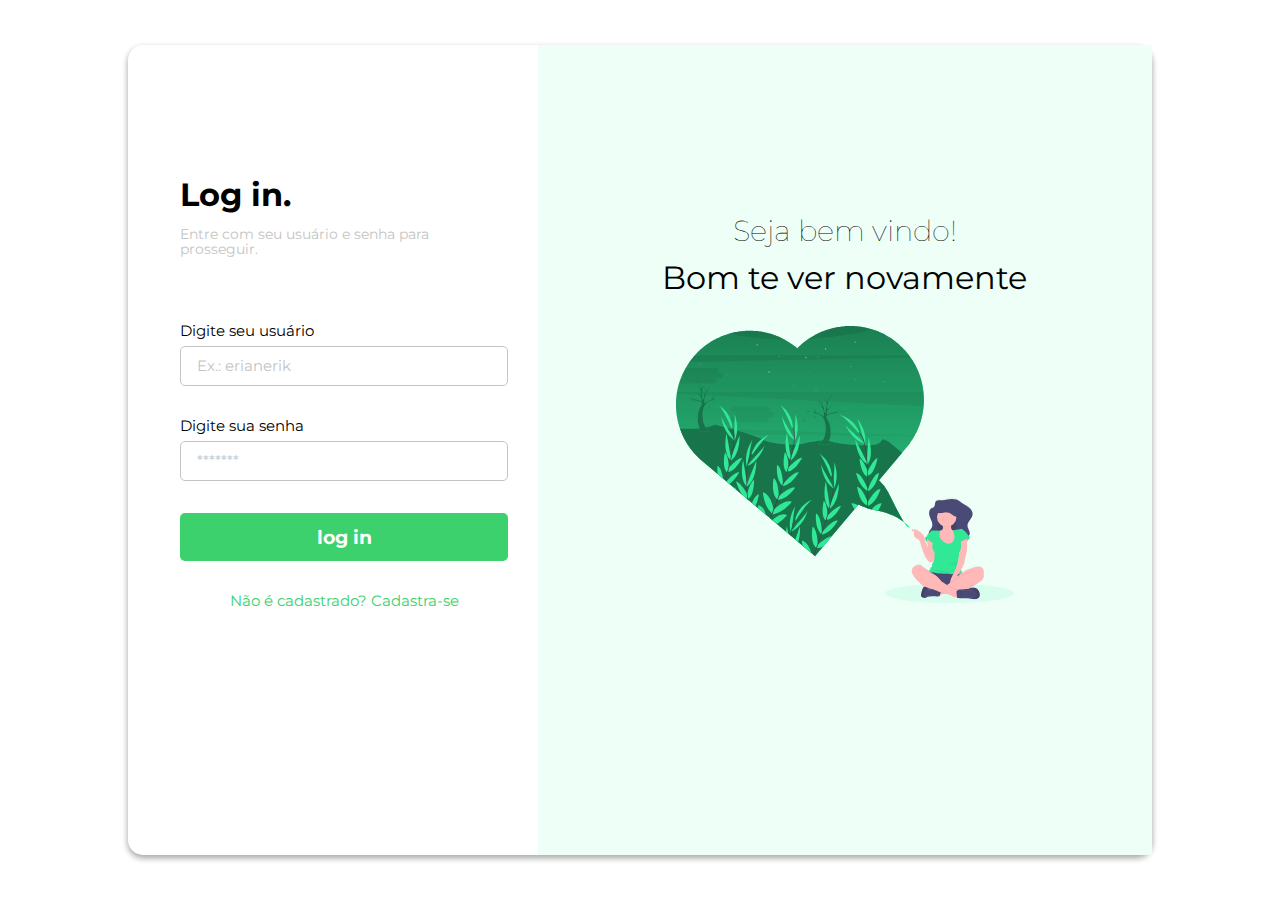
<file: index.html>
<!DOCTYPE html>
<html lang="pt-br">

<head>
    <meta http-equiv="Content-Type" content="text/html; charset=utf-8" />
    <meta name="viewport" content="width=device-width, initial-scale=1.0">
    <title>Template 1</title>

    <!-- Css -->
    <link rel="stylesheet" href="./css/reset.css">
    <link rel="stylesheet" href="./css/normalize.css">
    <link rel="stylesheet" href="./css/index.css">

    <!-- Jquery -->
    <script src="./js/jquery-3.6.0.min.js"></script>

    <!-- Font -->
    <link rel="preconnect" href="https://fonts.gstatic.com">
    <link href="https://fonts.googleapis.com/css2?family=Montserrat:wght@400;600;700;800&display=swap" rel="stylesheet">

</head>

<body>
    <main class="main-content">
        <div class="login">
            <div class="login-content">
                <div class="login-content__form-container">
                    <form action="./php/login.php" method="POST" class="login-content__form">
                        <fieldset class="login-content__form__header">
                            <h2 class="form__header__title">Log in.</h2>
                            <p class="form__header__description">Entre com seu usuário e senha para prosseguir.</p>
                        </fieldset>

                        <fieldset class="form__content__form__inputs">
                            <label class="label-pattern" for="user">Digite seu usuário </label>
                            <input type="text" class="input-pattern" id="user" placeholder="Ex.: erianerik"
                                name="username">

                            <label class="label-pattern" for="password">Digite sua senha </label>
                            <input type="password" class="input-pattern" id="password" placeholder="*******"
                                name="password">

                            <input type="button" value="log in" class="button-pattern button-pattern--submit">
                            <p class="login-fail">Usuário ou senha incorretos</p>

                            <a href="registerUser.html" class="forget-password">Não é cadastrado? Cadastra-se</a>
                        </fieldset>
                    </form>
                </div>

                <div class="login-content__welcome">
                    <h2 class="login-content__welcome__title">Seja bem vindo!</h2>
                    <h2 class="login-content__welcome__main-title">Bom te ver novamente</h2>

                    <figure class="login-content__welcome__illustration">
                        <img src="img/login-illustration.svg" alt="" class="illustration-img">
                    </figure>
                </div>
            </div>
        </div>
    </main>
    <script src="./js/index.js"></script>
</body>

</html>
</file>
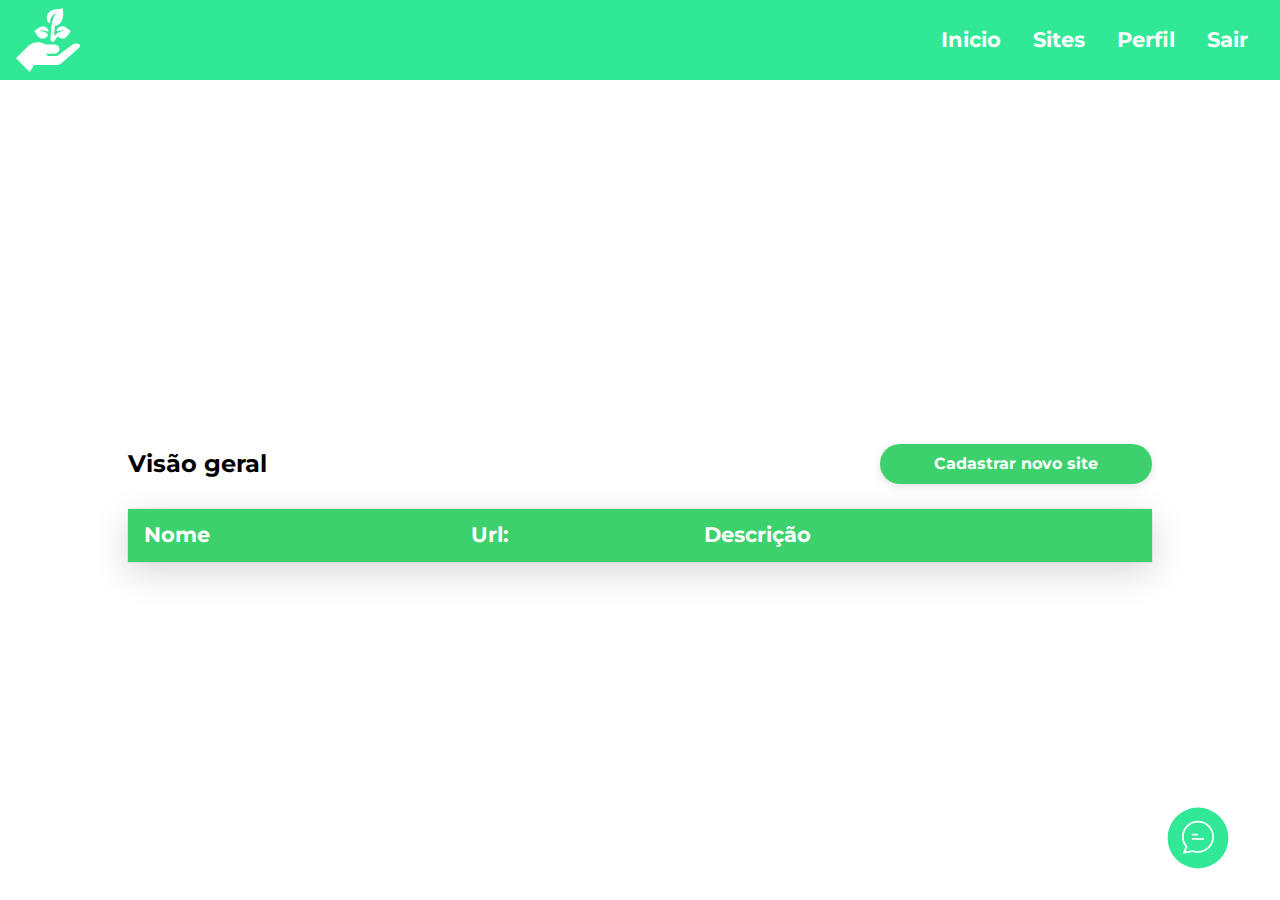
<file: home.html>
<!DOCTYPE html>
<html lang="pt-br">

<head>
    <meta http-equiv="Content-Type" content="text/html; charset=utf-8" />
    <meta name="viewport" content="width=device-width, initial-scale=1.0">
    <title>Template 1</title>

    <!-- Css -->
    <link rel="stylesheet" href="./css/reset.css">
    <link rel="stylesheet" href="./css/normalize.css">
    <link rel="stylesheet" href="./css/menu.css">
    <link rel="stylesheet" href="./css/home.css">

    <!-- Font -->
    <link rel="preconnect" href="https://fonts.gstatic.com">
    <link href="https://fonts.googleapis.com/css2?family=Montserrat:wght@400;600;700;800&display=swap" rel="stylesheet">

    <!-- Jquery -->
    <script src="./js/jquery-3.6.0.min.js"></script>

</head>

<body>
    <nav class="menu">
        <img src="./img/nav-logo.svg" alt="" class="menu-logo">
        <ul class="menu__nav__list">
            <li><a href="home.html">Inicio</a></li>
            <li><a href="sites.html">Sites</a></li>
            <li><a href="registerUser.html">Perfil</a></li>
            <li><a href="index.html">Sair</a></li>
        </ul>
    </nav>

    <div class="home-receive">
        <header class="home-receive__header">
            <h2 class="title-pattern">Visão geral</h2>
            <div class="home-receive__container-action">
                <a href="registerSite.html" class="button-pattern button-pattern--round button-register">Cadastrar novo
                    site</a>
            </div>
        </header>
        <table class="table-pattern">
            <thead>
                <tr>
                    <th>Nome</th>
                    <th>Url:</th>
                    <th>Descrição</th>
                </tr>
            </thead>

            <tbody>
            </tbody>
        </table>
    </div>

    <img src="./img/chat-icon.svg" alt="" class="chat-icon">

    <div class="chat">
        <div class="chat-container">
            <header class="chat__header">
                <img src="./img/chat-delete-icon.svg" alt="" class="chat__header__close trash">
                <img src="./img/chat-close-icon.svg" alt="" class="chat__header__close close">
            </header>

            <div class="chat__body">
            </div>

            <form action="./php/chat.php" class="chat-form">
                <input type="text" class="input-pattern" id="message" placeholder="Digite sua mensagem">
                <input type="button" class="button-pattern button-pattern--chat" value="Enviar">
            </form>
        </div>
    </div>
    <p class="action">./php/sites.php</p>

    <script src="./js/home.js"></script>
    <script src="./js/chat.js"></script>
</body>

</html>
</file>
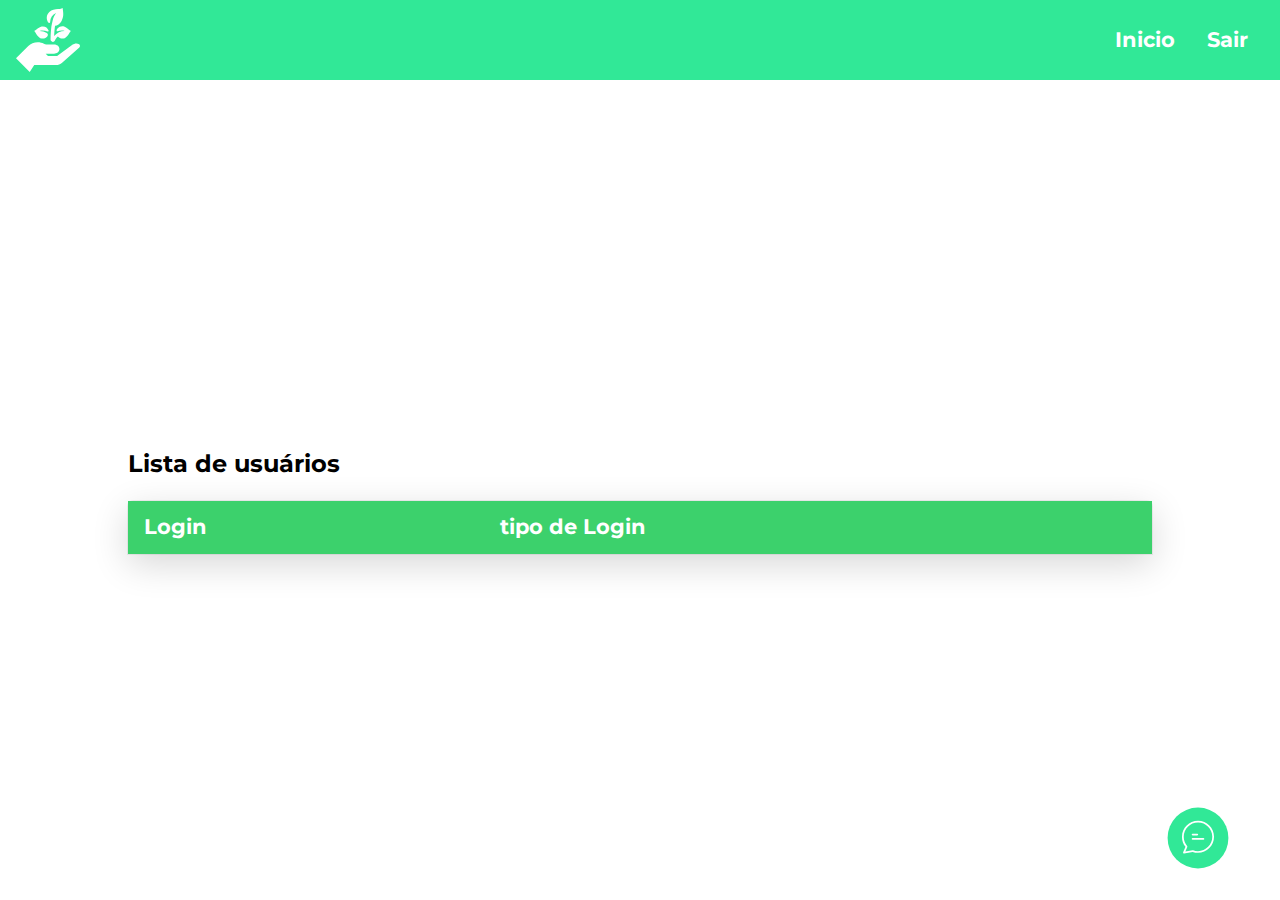
<file: users.html>
<!DOCTYPE html>
<html lang="pt-br">

<head>
    <meta http-equiv="Content-Type" content="text/html; charset=utf-8" />
    <meta name="viewport" content="width=device-width, initial-scale=1.0">
    <title>Template 1</title>

    <!-- Css -->
    <link rel="stylesheet" href="./css/reset.css">
    <link rel="stylesheet" href="./css/normalize.css">
    <link rel="stylesheet" href="./css/menu.css">
    <link rel="stylesheet" href="./css/home.css">

    <!-- Font -->
    <link rel="preconnect" href="https://fonts.gstatic.com">
    <link href="https://fonts.googleapis.com/css2?family=Montserrat:wght@400;600;700;800&display=swap" rel="stylesheet">

    <!-- Jquery -->
    <script src="./js/jquery-3.6.0.min.js"></script>
</head>

<body>
    <nav class="menu">
        <img src="./img/nav-logo.svg" alt="" class="menu-logo">
        <ul class="menu__nav__list">
            <li><a href="homeAdmin.html">Inicio</a></li>
            <li><a href="index.html">Sair</a></li>
        </ul>
    </nav>

    <div class="home-receive">
        <header class="home-receive__header">
            <h2 class="title-pattern">Lista de usuários</h2>
        </header>
        <table class="table-pattern">
            <thead>
                <tr>
                    <th>Login</th>
                    <th>tipo de Login </th>
                </tr>
            </thead>

            <tbody>

            </tbody>
        </table>

        <img src="./img/chat-icon.svg" alt="" class="chat-icon">


        <div class="chat">
            <div class="chat-container">
                <header class="chat__header">
                    <img src="./img/chat-delete-icon.svg" alt="" class="chat__header__close trash">
                    <img src="./img/chat-close-icon.svg" alt="" class="chat__header__close close">
                </header>

                <div class="chat__body">
                </div>

                <form action="./php/chat.php" class="chat-form">
                    <input type="text" class="input-pattern" id="message" placeholder="Digite sua mensagem">
                    <input type="button" class="button-pattern button-pattern--chat" value="Enviar">
                </form>
            </div>
        </div>

        <p class="action">./php/users.php</p>
        <script src="./js/users.js"></script>
        <script src="./js/chat.js"></script>
</body>

</html>
</file>
<file: css/index.css>
.main-content {
    width: 100%;
    height: 100%;
    display: flex;
    justify-content: center;
    align-items: center;
}

.login {
    width: 80%;
    height: 90%;
    margin: 0 auto;
    border-radius: 15px;
    box-shadow: rgba(0, 0, 0, 0.16) 0px 3px 6px, rgba(0, 0, 0, 0.23) 0px 3px 6px;
}

.login-content {
    width: 100%;
    height: 100%;
    display: flex;
    align-items: center;
}

.login-content__form-container {
    width: 40%;
    height: 100%;
}

.login-content__form {
    box-sizing: border-box;
    width: 80%;
    height: 100%;
    padding: 5rem 0;
    margin: 0 auto;
}

.login-content__form__main-title {
    font-size: 1.5rem;
}

.login-content__form__header {
    width: 100%;
    height: auto;
    margin-top: 15%;
}

.form__header__title {
    font-size: 2rem;
    font-weight: bold;
}

.form__header__description {
    font-size: .9rem;
    margin: 1rem auto;
    color: #c4c4c4;
}

.form__content__form__inputs {
    width: 100%;
    height: 60%;
    display: flex;
    flex-direction: column;
    justify-content: center;
}

.input-pattern {
    margin: .5rem 0;
    margin-bottom: 2rem;
}

.button-pattern--submit {
    height: 3rem;
    font-size: 1.2rem;
    min-height: 3rem;
}

.forget-password {
    margin: 2rem 0;
    color: #3CD16C;
    text-align: center;
}

.login-content__welcome {
    width: 60%;
    height: 100%;
    display: flex;
    flex-direction: column;
    justify-content: center;
    align-items: center;
    background-color: #edfff7;
}

.login-content__welcome__title {
    margin: 1rem 0;
    font-size: 1.8rem;
    font-weight: lighter;
}

.login-content__welcome__main-title {
    font-size: 2rem;
}

.login-content__welcome__illustration {
    width: 100%;
    height: 50%;
    text-align: center;
}

.illustration-img {
    width: 55%;
    margin-top: 2rem;
}
</file>
<file: css/menu.css>
.menu {
    box-sizing: border-box;
    width: 100%;
    height: 5rem;
    padding: 1rem;
    display: flex;
    justify-content: space-between;
    align-items: center;
    color: #fff;
    background-color: #31e897;

}

.menu__nav__list {
    width: auto;
    height: auto;
    display: flex;
}

.menu__nav__list li {
    padding: 0 1rem;
    font-size: 1.3rem;
    font-weight: bold;
}

.menu-logo {
    width: 4rem;
}
</file>
<file: css/home.css>
.home-receive {
    width: 100%;
    height: calc(100% - 5rem);
    margin: 0 auto;
    display: flex;
    flex-direction: column;
    align-items: center;
    justify-content: center;
}

.home-receive__header {
    width: 80%;
    height: auto;
    margin: 2% auto;
    display: flex;
    justify-content: space-between;
    align-items: center;
}

.title-pattern {
    font-size: 1.5rem;
    font-weight: bold;
}

.table-pattern {
    width: 80%;
    margin: 0 auto;
}

.button-register {
    width: 17rem;
    height: 2.5rem;
    margin-left: 1rem;
    line-height: 2.5rem;
    color: #fff;
    background-color: #3CD16C;
}
</file>
